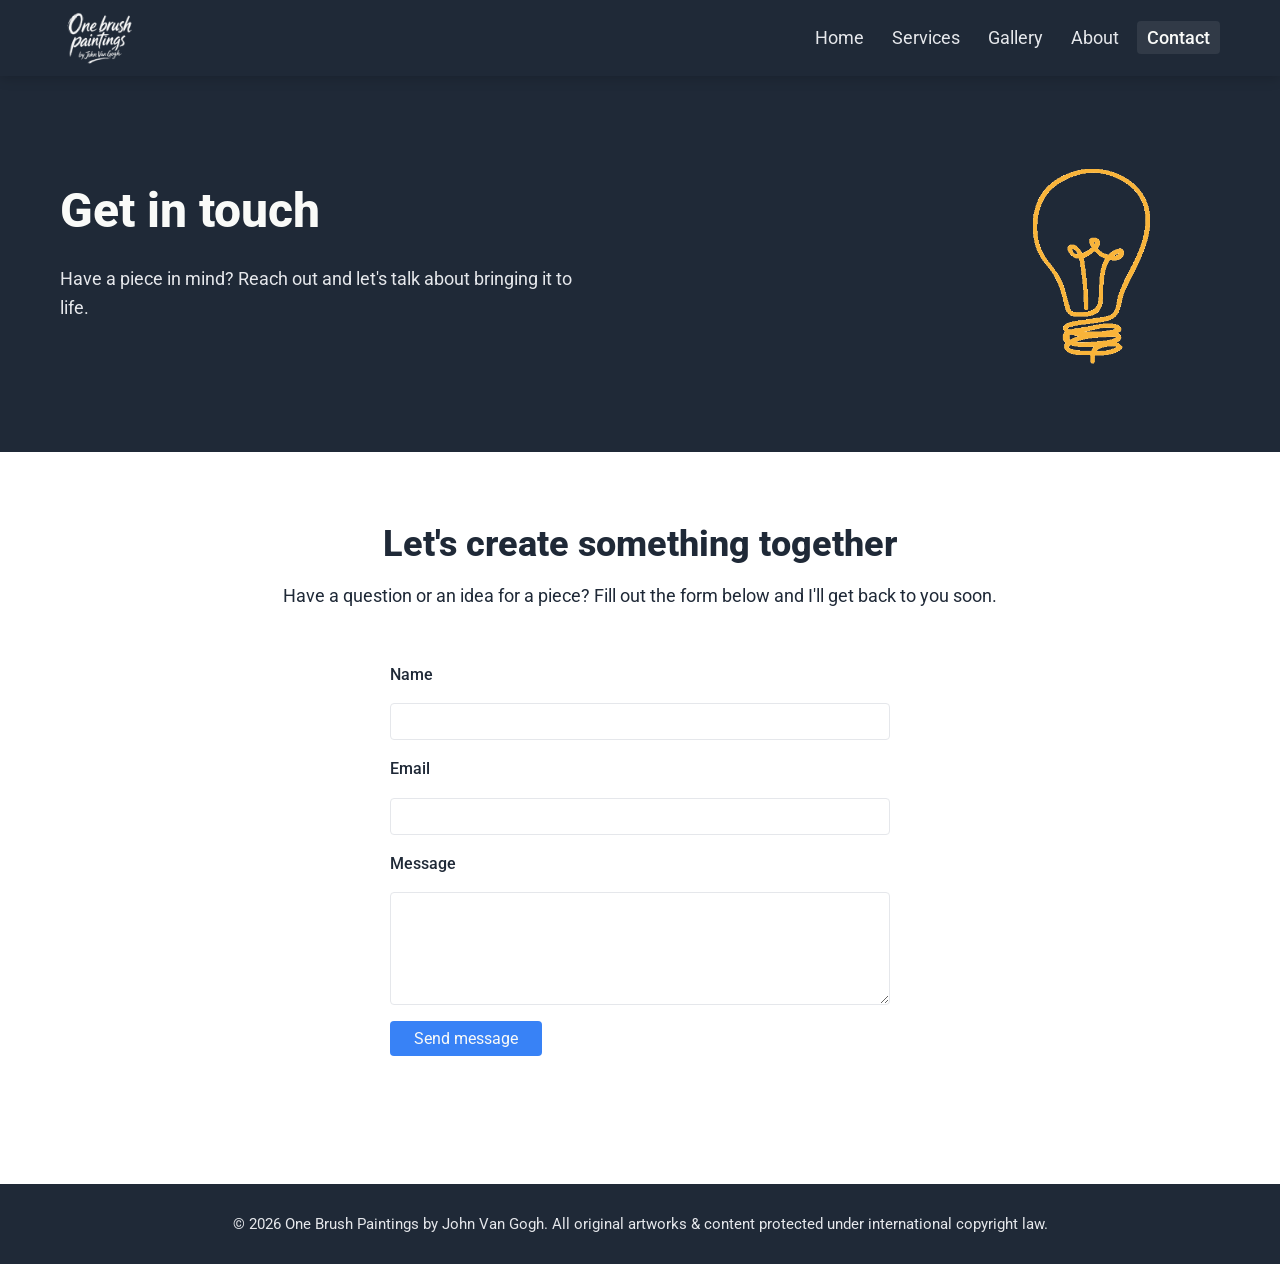
<file: contact.html>
<!DOCTYPE html>
<html lang="en">
<head>
    <meta charset="UTF-8">
    <meta name="viewport" content="width=device-width, initial-scale=1.0">
    <meta name="description" content="">
    <title>Contact | One brush paintings</title>
    <link rel="stylesheet" href="https://cdnjs.cloudflare.com/ajax/libs/font-awesome/6.5.1/css/all.min.css">
    <link rel="stylesheet" href="css/main.css">
    <link rel="stylesheet" href="css/contact.css">
</head>
<body>
    <header class="site-header">
        <div class="container">
            <a href="index.html" class="logo">
                <img src="images/logo.webp" alt="One brush paintings by John Van Gogh website logo">
            </a>
            <nav class="main-nav" aria-label="Main navigation">
                <input type="checkbox" id="nav-toggle" class="nav-toggle-checkbox">
                <label for="nav-toggle" class="nav-toggle-label" aria-label="Toggle navigation menu">
                    <i class="fa-solid fa-bars"></i>
                </label>
                <ul>
                    <li><a href="index.html">Home</a></li>
                    <li><a href="services.html">Services</a></li>
                    <li><a href="gallery.html">Gallery</a></li>
                    <li><a href="about.html">About</a></li>
                    <li><a href="contact.html" class="active">Contact</a></li>
                </ul>
            </nav>
        </div>
    </header>

    <section class="hero">
        <div class="container">
            <article>
                <h1>Get in touch</h1>
                <br>
                <p class="hero-subtitle">
                    Have a piece in mind? Reach out and let's talk about
                    bringing it to life.
                </p>
            </article>
            <div class="animated-gif">
                <img src="images/luz.gif" alt="Brush in movement">
            </div>
        </div>
    </section>

    <main>
        <section class="contact-intro">
            <h2>Let's create something together</h2>
            <p>Have a question or an idea for a piece? Fill out the form below and I'll get back to you soon.</p>
        </section>

        <section class="contact-form-section">
            <form class="contact-form">
                <label for="name">Name</label>
                <input type="text" id="name" name="name" required>

                <label for="email">Email</label>
                <input type="email" id="email" name="email" required>

                <label for="message">Message</label>
                <textarea id="message" name="message" rows="5" required></textarea>

                <button type="submit" class="btn">Send message</button>
            </form>
        </section>
    </main>

    <footer class="site-footer">
        <img src="images/pincel2.webp" alt="" class="footer-brush">
        <div class="container">
            <p>&copy; 2026 One Brush Paintings by John Van Gogh. All original artworks &amp;
               content protected under international copyright law.</p>
        </div>
    </footer>
</body>
</html>
</file>
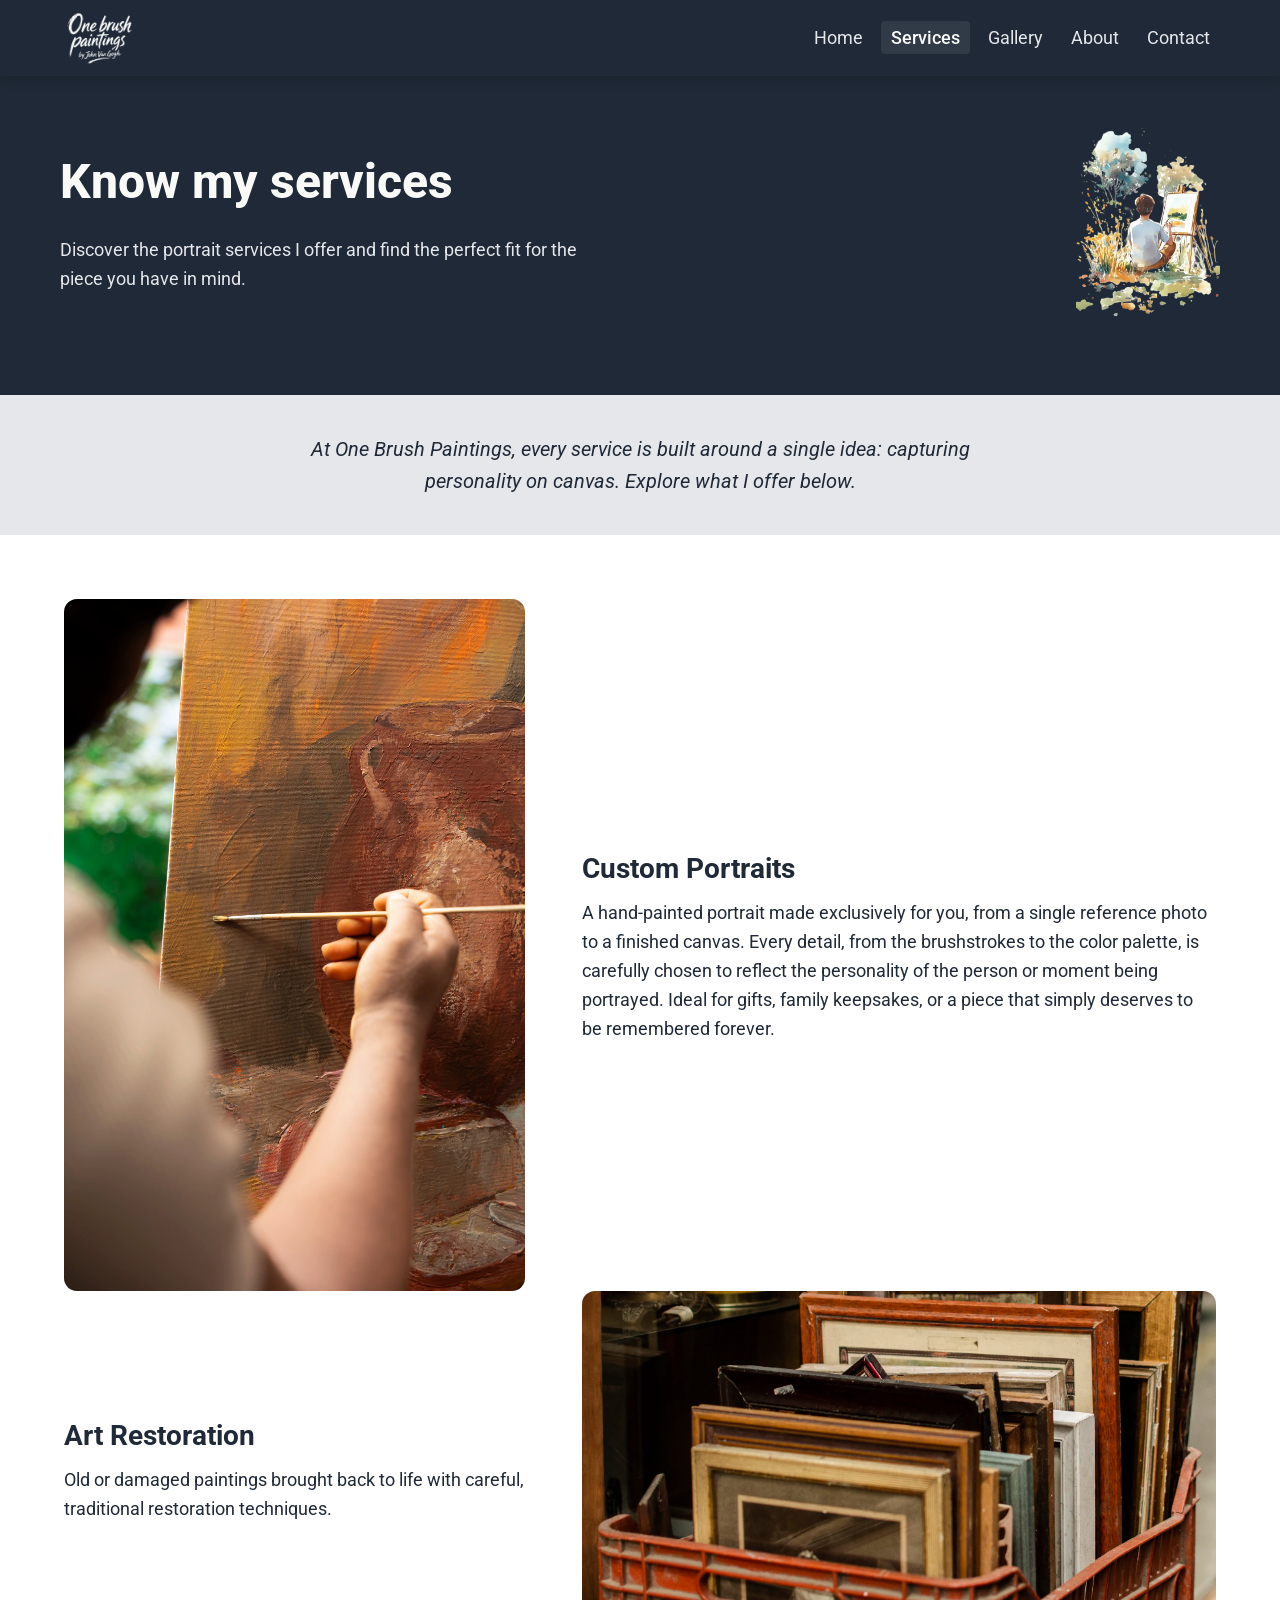
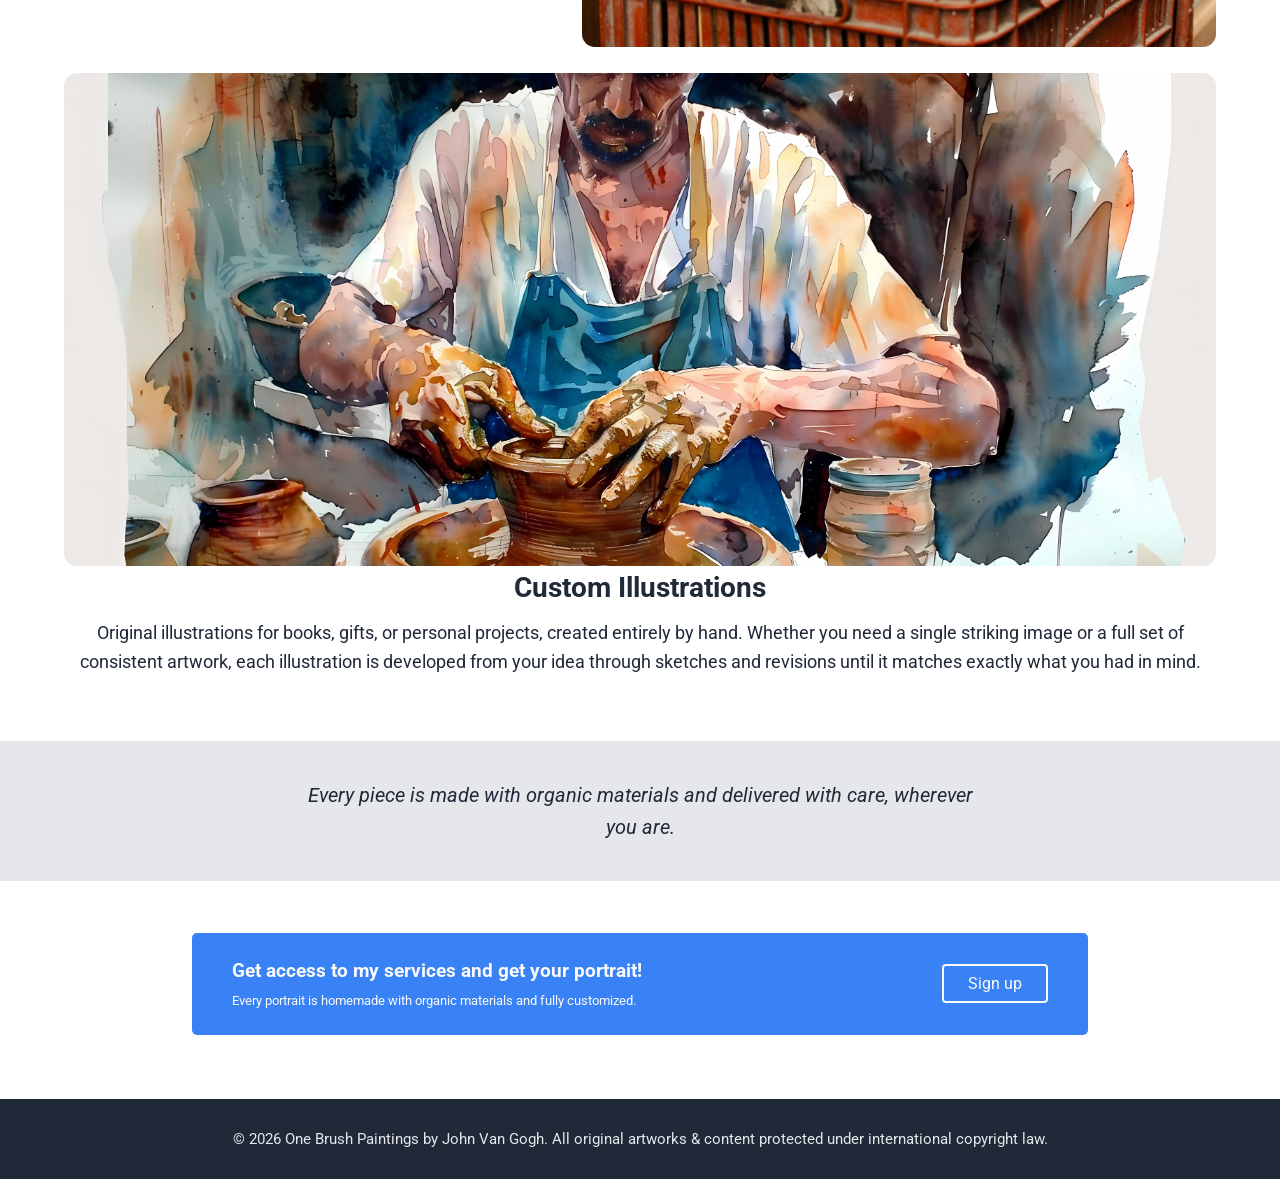
<file: services.html>
<!DOCTYPE html>
<html lang="en">
<head>
    <meta charset="UTF-8">
    <meta name="viewport" content="width=device-width, initial-scale=1.0">
    <meta name="description" content="">
    <title>Services |One brush paintings</title>
    <link rel="stylesheet" href="https://cdnjs.cloudflare.com/ajax/libs/font-awesome/6.5.1/css/all.min.css">
    <link rel="stylesheet" href="css/main.css">
    <link rel="stylesheet" href="css/services.css">
</head>
<body>
    <header class="site-header">
        <div class="container">
            <a href="index.html" class="logo">
                <img src="images/logo.webp" alt="One brush paintings by John Van Gogh website logo">
            </a>
            <nav class="main-nav" aria-label="Main navigation">
                <input type="checkbox" id="nav-toggle" class="nav-toggle-checkbox">
                <label for="nav-toggle" class="nav-toggle-label" aria-label="Toggle navigation menu">
                    <i class="fa-solid fa-bars"></i>
                </label>
                <ul>
                    <li><a href="index.html">Home</a></li>
                    <li><a href="services.html" class="active">Services</a></li>
                    <li><a href="gallery.html">Gallery</a></li>
                    <li><a href="about.html">About</a></li>
                    <li><a href="contact.html">Contact</a></li>
                </ul>
            </nav>
        </div>
    </header>

    <section class="hero">
        <div class="container">
            <article>
                <h1>Know my services</h1>
                <br>
                <p class="hero-subtitle">
                    Discover the portrait services I offer and find the perfect
                    fit for the piece you have in mind.
                </p>
            </article>
            <div class="animated-gif">
                <img src="images/pintor1.webp" alt="Brush in movement" class="pintor">
            </div>
        </div>
    </section>

    <main>
        <section class="services-intro">
            <p>At One Brush Paintings, every service is built around a single idea: capturing personality on canvas. Explore what I offer below.</p>
        </section>

        <section class="services-list">
            <article class="service">
                <img src="images/pinta.webp" alt="Example of a custom hand-painted portrait">
                <div class="service-text">
                    <h3>Custom Portraits</h3>
                    <p>A hand-painted portrait made exclusively for you, from a single reference photo to a finished canvas. Every detail, from the brushstrokes to the color palette, is carefully chosen to reflect the personality of the person or moment being portrayed. Ideal for gifts, family keepsakes, or a piece that simply deserves to be remembered forever.</p>
                </div>
            </article>

            <article class="service service-reverse service-horizontal">
                <img src="images/restaura.webp" alt="Example of a restored painting">
                <div class="service-text">
                    <h3>Art Restoration</h3>
                    <p>Old or damaged paintings brought back to life with careful, traditional restoration techniques.</p>
                </div>
            </article>

            <br>

            <article class="service service-panoramic">
                <img src="images/ilustra.webp" alt="Example of a custom illustration">
                <div class="service-text">
                    <h3>Custom Illustrations</h3>
                    <p>Original illustrations for books, gifts, or personal projects, created entirely by hand. Whether you need a single striking image or a full set of consistent artwork, each illustration is developed from your idea through sketches and revisions until it matches exactly what you had in mind.</p>
                </div>
            </article>
        </section>

        <section class="services-intro">
            <p>Every piece is made with organic materials and delivered with care, wherever you are.</p>
        </section>

        <br>
        <br>

        <article class="action-box">
            <div>
                <h3>Get access to my services and get your portrait!</h3>
                <p>Every portrait is homemade with organic materials and fully customized.</p>
            </div>
            <div>
                <button class="btn btn-outline">Sign up</button>
            </div>
        </article>
    </main>

    <footer class="site-footer">
        <img src="images/pincel2.webp" alt="" class="footer-brush">
        <div class="container">
            <p>&copy; 2026 One Brush Paintings by John Van Gogh. All original artworks &amp;
               content protected under international copyright law.</p>
        </div>
    </footer>
</body>
</html>
</file>
<file: css/main.css>
@import url('https://fonts.googleapis.com/css2?family=Roboto:wght@300;400;500;700&display=swap');

:root {
    --color-dark: #1F2937;
    --color-blue: #3882F6;
    --color-light-gray: #E5E7EB;
    --color-white: #F9FAF8;
    --color-page-bg: #FFFFFF;
    --color-blue-hover: #2563EB;
}

* {
    margin: 0;
    padding: 0;
    box-sizing: border-box;
}

html {
    scroll-behavior: smooth;
    scroll-padding-top: 80px;
}

body {
    font-family: 'Roboto', sans-serif;
    font-weight: 400;
    line-height: 1.6;
}

a {
    text-decoration: none;
}

ul {
    list-style: none;
}

.container {
    max-width: 1200px;
    margin: 0 auto;
    padding: 0 20px;
    width: 100%;
}

.btn {
    background-color: var(--color-blue);
    color: var(--color-white);
    padding: 8px 24px;
    border: none;
    border-radius: 4px;
    cursor: pointer;
    display: inline-block;
    font-size: 16px;
    font-family: inherit;
    transition: background-color 0.2s ease;
}

.btn:hover {
    background-color: var(--color-blue-hover);
}

.btn-outline {
    background-color: transparent;
    border: 2px solid var(--color-white);
    color: var(--color-white);
    border-radius: 4px;
}

.btn-outline:hover {
    background-color: var(--color-white);
    color: var(--color-blue);
}

img {

    max-width: 100%;
    height: auto;
    display: block;

}

.site-header {
    background-color: var(--color-dark);
    padding: 12px 0;

    /* ---------- STICKY NAV ---------- */
    position: sticky;
    top: 0;
    z-index: 999;
    box-shadow: 0 2px 12px rgba(0, 0, 0, 0.18);
    transition: box-shadow 0.3s ease;
}

.site-header .container {
    display: flex;
    justify-content: space-between;
    align-items: center;
    gap: 20px;
    flex-wrap: wrap;
}

.logo {
    font-size: 24px;
    font-weight: 700;
    color: var(--color-white);
    max-width: 260px;
    line-height: 1;
    flex-shrink: 0;
}

/* Prevent the logo image from stretching the header to massive height
   (logo is a fixed decorative size regardless of its native file dimensions) */
.logo img {
    max-height: 52px;
    max-width: 240px;
    width: auto;
    height: auto;
    display: block;
    object-fit: contain;
}

.main-nav a {
    color: var(--color-light-gray);
    font-size: 18px;
    padding: 6px 10px;
    border-radius: 4px;
    transition: color 0.3s ease, background-color 0.3s ease;
}

.main-nav a:hover {
    color: var(--color-white);
}

.main-nav a.active {
    font-weight: 500;
    color: var(--color-white);
    background-color: rgba(255, 255, 255, 0.08);
}

.main-nav ul {
    display: flex;
    flex-direction: row;
    gap: 8px;
    align-items: center;
}

.nav-toggle-checkbox {
    display: none;
}

.nav-toggle-label {
    display: none;
    font-size: 24px;
    color: var(--color-white);
    cursor: pointer;
    padding: 4px 8px;
    border-radius: 4px;
    transition: background-color 0.2s ease;
}

.nav-toggle-label:hover {
    background-color: rgba(255, 255, 255, 0.08);
}


/* ===== CALL TO ACTION BANNER SECTION ===== */


.cta {
    padding: 80px 0;
}

.cta-banner {
    background-color: var(--color-blue);
    border-radius: 8px;
    padding: 40px 64px;
    display: flex;
    justify-content: space-between;
    align-items: center;
    gap: 32px;
    flex-wrap: wrap;
}

.cta-text h3 {
    font-size: 22px;
    font-weight: 700;
    color: var(--color-white);
    margin-bottom: 4px;
}

.cta-text p {

    font-size: 16px;
    color: rgba(249, 250, 248, 0.85);
}

/* ===== SHARED PAGE HERO + FOOTER (gallery, services, contact) ===== */

.logo img {
    height: 70px;
    width: auto;
}

.hero {
    background-color: var(--color-dark);
    padding: 60px 0;
}

.hero .container {
    display: flex;
    justify-content: space-between;
    align-items: center;
    gap: 5%;
}

.hero article {
    max-width: 45%;
}

.hero h1 {
    font-size: 48px;
    line-height: 1.2;
    color: var(--color-white);
    font-weight: 800;
    position: relative;
}

.hero-subtitle {
    font-size: 18px;
    color: var(--color-light-gray);
    margin-bottom: 24px;
}

.animated-gif img {
    height: clamp(60px, 20vw, 1200px);
    width: auto;
}

.site-footer {
    display: flex;
    align-items: center;
    justify-content: center;
    position: relative;
    overflow: hidden;
    min-height: 80px;
    background-color: var(--color-dark);
    margin-top: 5%;
    padding: 24px 20px;
    text-align: center;
}

/* Animated brush that sweeps + spins across the footer on repeat */
.footer-brush {
    position: absolute;
    top: 50%;
    left: -60px;
    height: 50px;
    width: auto;
    transform: translateY(-50%);
    z-index: 0;
    pointer-events: none;
    animation: footer-brush-cross 8s linear infinite;
}

.site-footer p {
    flex: 1;
    position: relative;
    z-index: 1;
    color: var(--color-light-gray);
    font-size: 15px;
    line-height: 1.5;
    max-width: 820px;
    margin: 0 auto;
}

@keyframes footer-brush-cross {
    from {
        left: -60px;
        transform: translateY(-50%) rotate(0deg);
    }
    to {
        left: 100%;
        transform: translateY(-50%) rotate(360deg);
    }
}

/* ===== MEDIA QUERIES */

/* Mobile: less than 768px — show burger, show vertical menu when checked */
@media (max-width: 767px) {
    .nav-toggle-label {
        display: inline-block;
    }

    .main-nav {
        position: relative;
    }

    .main-nav ul {
        display: none;
        position: absolute;
        top: calc(100% + 20px);
        right: 0;
        background-color: var(--color-dark);
        flex-direction: column;
        gap: 0;
        min-width: 220px;
        padding: 12px 16px;
        border-radius: 8px;
        box-shadow: 0 8px 24px rgba(0, 0, 0, 0.3);
        z-index: 100;
    }

    .main-nav ul li {
        width: 100%;
    }

    .main-nav ul li a {
        display: block;
        padding: 12px 16px;
        width: 100%;
        text-align: left;
        border-radius: 6px;
    }

    .main-nav ul li a:hover,
    .main-nav ul li a.active {
        background-color: rgba(255, 255, 255, 0.08);
    }

    /* CSS-only magic: when checkbox is checked, show the nav menu */
    .nav-toggle-checkbox:checked~ul {
        display: flex;
    }

    .hero {
        padding: 40px 0;
    }

    .hero .container {
        flex-direction: column;
        text-align: center;
    }

    .hero article {
        max-width: 90%;
    }
}

/* Small mobile: tighter padding on container */
@media (max-width: 576px) {
    .container {
        padding: 0 16px;
    }

    .site-header {
        padding: 16px 0;
    }

    .logo {
        font-size: 20px;
    }
}
</file>
<file: css/contact.css>
/* - - - - STICKY FOOTER LAYOUT (keeps footer pinned to bottom on short pages) - - - - */

    /* body becomes a full-height flex column so the footer never floats
    mid-page on tablets/short viewports with little content above it */
body {
    display: flex;
    flex-direction: column;
    min-height: 100vh;
}

/* main grows to fill whatever space header + footer don't use,
   pushing the footer down to the bottom of the viewport */
main {
    flex: 1;
}

/* - - - - HERO OVERRIDE (page-specific tweak on top of the shared hero) - - - - */

/* Nudges this page's gif up slightly relative to the shared hero layout */
.animated-gif img {
    transform: translateY(-20px);
}

/* - - - - CONTACT INTRO (friendly heading + short blurb) - - - - */
.contact-intro {
    text-align: center;
    padding: 5% 5% 2%;
}

.contact-intro h2 {
    font-size: clamp(24px, 4vw, 36px);
    font-weight: 800;
    color: var(--color-dark);
    margin-bottom: 8px;
}

.contact-intro p {
    font-size: clamp(14px, 2vw, 18px);
    color: var(--color-dark);
}

/* - - - - CONTACT FORM - - - - */
.contact-form-section {
    padding: 2% 5% 5%;
}

/* FLEX PARENT: stacks label/input pairs vertically, centered as a column */
.contact-form {
    display: flex;
    flex-direction: column;
    gap: 16px;
    max-width: 500px;
    margin-left: auto;
    margin-right: auto;
}

.contact-form label {
    font-weight: 500;
    color: var(--color-dark);
}

.contact-form input,
.contact-form textarea {
    padding: 8px 12px;
    border: 1px solid var(--color-light-gray);
    border-radius: 4px;
    font-family: inherit;
    font-size: 16px;
}

/* Keeps the submit button its natural width instead of stretching
   to fill the form column */
.contact-form button {
    align-self: flex-start;
}
</file>
<file: css/services.css>
/* - - - - HERO DECORATION (painter illustration overlapping the header) - - - - */

/* Negative margin-top pulls the illustration up over the dark header band;
   pointer-events:none stops it from blocking clicks on the nav links behind it */
.pintor {
    height: 40vw;
    width: auto;
    margin-top: -40%;
    pointer-events: none;
}

/* - - - - INTRO / OUTRO TEXT BANDS (gray, interspersed with the services list) - - - - */
.services-intro {
    background-color: var(--color-light-gray);
    padding: 3% 5%;
    text-align: center;
}

.services-intro p {
    max-width: 700px;
    margin-left: auto;
    margin-right: auto;
    font-size: clamp(16px, 3vw, 20px);
    color: var(--color-dark);
    font-style: italic;
}

/* - - - - SERVICES LIST (zig-zag image + text rows) - - - - */

/* FLEX PARENT: stacks the 3 service rows vertically */
.services-list {
    display: flex;
    flex-direction: column;
    gap: 5%;
    padding: 5%;
}

/* FLEX CHILD: one service row = image + text side by side */
.service {
    display: flex;
    align-items: center;
    gap: 5%;
}

/* Modifier: flips image/text order so rows alternate left/right (zig-zag) */
.service-reverse {
    flex-direction: row-reverse;
}

/* Default image column — 40% width, fits a portrait-ish image */
.service img {
    max-width: 40%;
    height: auto;
    border-radius: 13px;
}

/* Modifier: wider column + fixed 16:9 crop for a landscape image */
.service-horizontal img {
    max-width: 55%;
    aspect-ratio: 16 / 9;
    object-fit: cover;
}

/* Modifier: switches the row to a column — full-width panoramic image
   on top, text centered below it, instead of squeezing it into a side column */
.service-panoramic {
    flex-direction: column;
    align-items: stretch;
    text-align: center;
}

.service-panoramic img {
    max-width: 100%;
    width: 100%;
    aspect-ratio: 21 / 9;
    object-fit: cover;
}

/* Text column: grows to fill whatever space the image doesn't use */
.service-text {
    flex: 1;
}

.service-text h3 {
    margin-bottom: 8px;
    font-size: clamp(20px, 3vw, 28px);
    color: var(--color-dark);
}

.service-text p {
    font-size: clamp(14px, 2vw, 18px);
    color: var(--color-dark);
}

/* - - - - CALL TO ACTION BANNER (blue box before footer) - - - - */
.action-box {
    display: flex;
    justify-content: space-between;
    align-items: center;
    gap: 24px;
    background-color: var(--color-blue);
    margin-left: auto;
    margin-right: auto;
    max-width: 70vw;
    padding: 24px 40px;
    color: var(--color-white);
    border-radius: 5px;
}

.action-box h3 {
    margin-bottom: 4px;
}

.action-box p {
    font-size: 13px;
}

/* - - - - RESPONSIVE — Mobile (max 767px, same breakpoint as the
   header burger menu in main.css) - - - - */
@media (max-width: 767px) {

    /* Service rows: image + text stack instead of sitting side by side
       (both the default and the reversed/zig-zag variant) */
    .service,
    .service-reverse {
        flex-direction: column;
        text-align: center;
    }

    /* Service images (default + horizontal variant) shrink to near full width */
    .service img,
    .service-horizontal img {
        max-width: 90%;
    }

    /* CTA banner: text and button stack instead of sitting side by side */
    .action-box {
        flex-direction: column;
        align-items: flex-start;
        max-width: 90%;
    }
}
</file>
